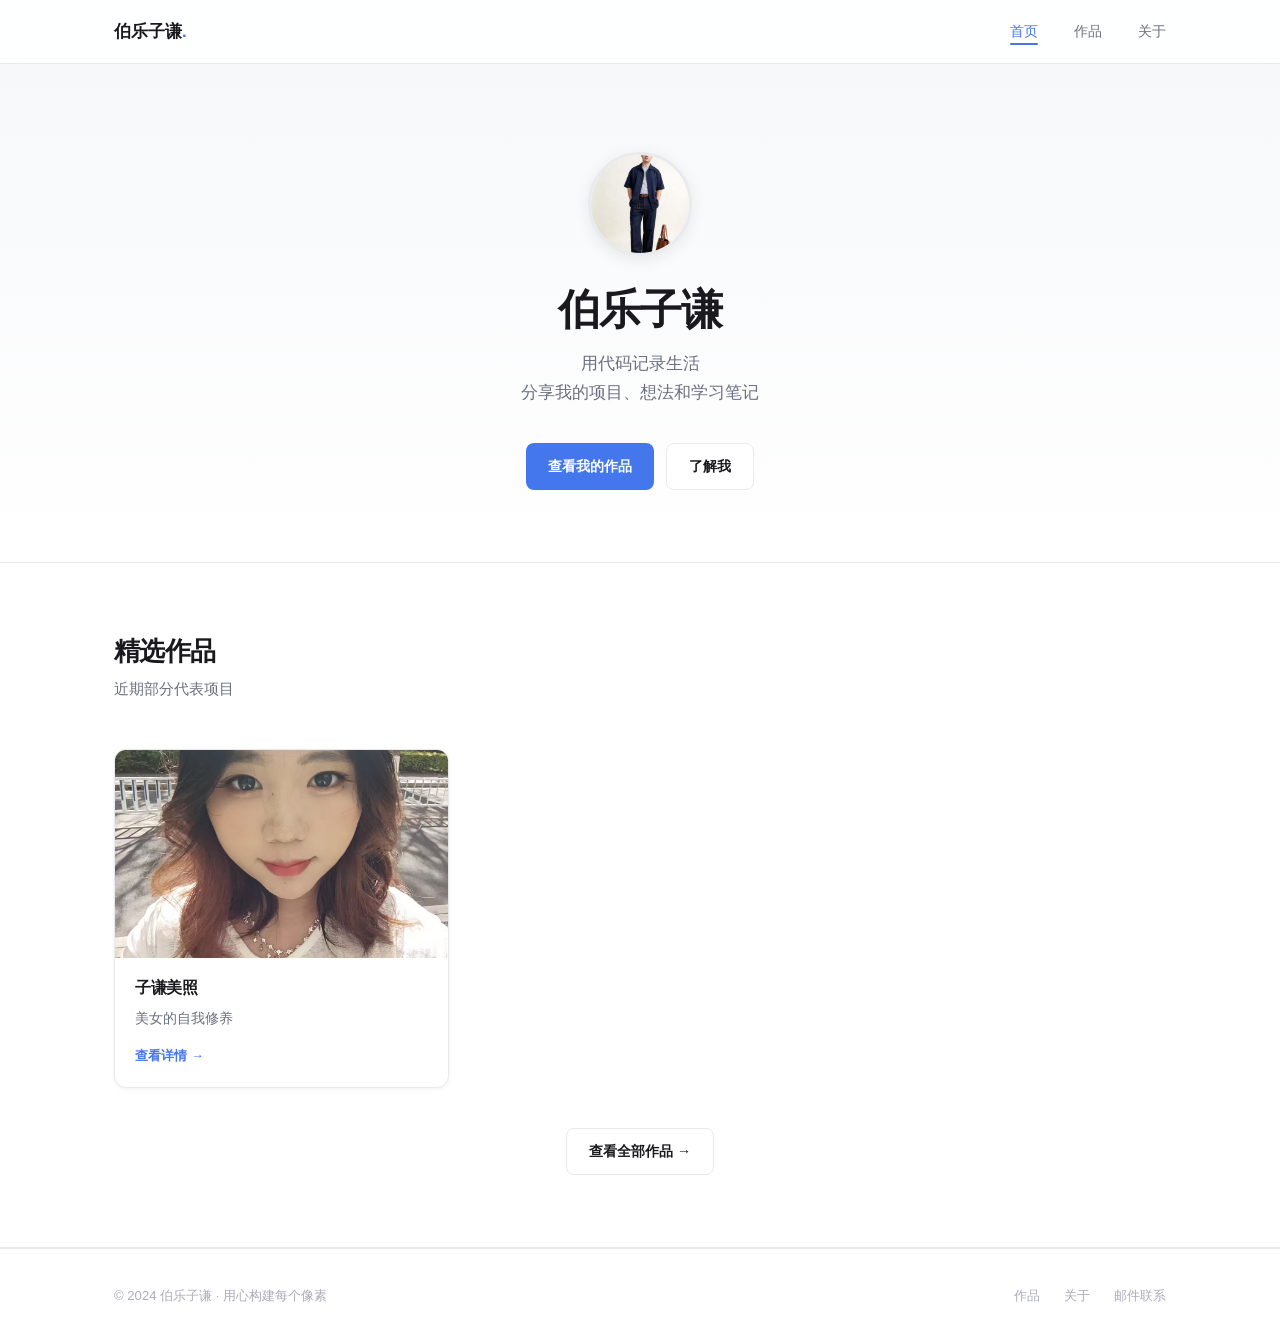
<file: index.html>
<!DOCTYPE html>
<html lang="zh-CN">
<head>
  <meta charset="UTF-8" />
  <meta name="viewport" content="width=device-width, initial-scale=1.0" />
  <title>伯乐子谦 · 个人作品集</title>
  <link rel="stylesheet" href="css/style.css" />
</head>
<body>

  <!-- ===== Navigation ===== -->
  <header class="site-header">
    <nav class="nav container">
      <a href="index.html" class="nav-brand">伯乐子谦<span class="accent">.</span></a>
      <button class="nav-toggle" aria-label="切换导航菜单">
        <span></span><span></span><span></span>
      </button>
      <ul class="nav-links">
        <li><a href="index.html">首页</a></li>
        <li><a href="projects.html">作品</a></li>
        <li><a href="about.html">关于</a></li>
      </ul>
    </nav>
  </header>

  <!-- ===== Hero ===== -->
  <section class="hero">
    <div class="container">
      <img
        class="hero-avatar"
        src="images/avatar.jpg"
        alt="头像"
      />
      <h1 class="hero-name">伯乐子谦</h1>
      <p class="hero-tagline">
        用代码记录生活<br/>
        分享我的项目、想法和学习笔记
      </p>
      <div class="hero-actions">
        <a href="projects.html" class="btn btn-primary">查看我的作品</a>
        <a href="about.html" class="btn btn-secondary">了解我</a>
      </div>
    </div>
  </section>

  <!-- ===== Featured Projects ===== -->
  <section class="featured-section section">
    <div class="container">
      <div class="section-header">
        <h2 class="section-title">精选作品</h2>
        <p class="section-subtitle">近期部分代表项目</p>
      </div>

      <div class="projects-grid">

        <!-- Card 1 -->
        <article class="project-card fade-up">
          <img
            class="card-image"
            src="images/ziqian-1.jpg"
            alt="子谦美照"
          />
          <div class="card-body">
            <h3 class="card-title">子谦美照</h3>
            <p class="card-desc">
              美女的自我修养
            </p>
            <div class="card-footer">
              <a href="project-detail.html" class="card-link">查看详情 →</a>
            </div>
          </div>
        </article>

      </div>

      <div class="section-cta">
        <a href="projects.html" class="btn btn-secondary">查看全部作品 →</a>
      </div>
    </div>
  </section>

  <!-- ===== Footer ===== -->
  <footer class="site-footer">
    <div class="container">
      <div class="footer-inner">
        <span class="footer-copy">© 2024 伯乐子谦 · 用心构建每个像素</span>
        <div class="footer-links">
          <a href="projects.html">作品</a>
          <a href="about.html">关于</a>
          <a href="mailto:hello@example.com">邮件联系</a>
        </div>
      </div>
    </div>
  </footer>

  <script src="js/main.js"></script>
</body>
</html>
</file>
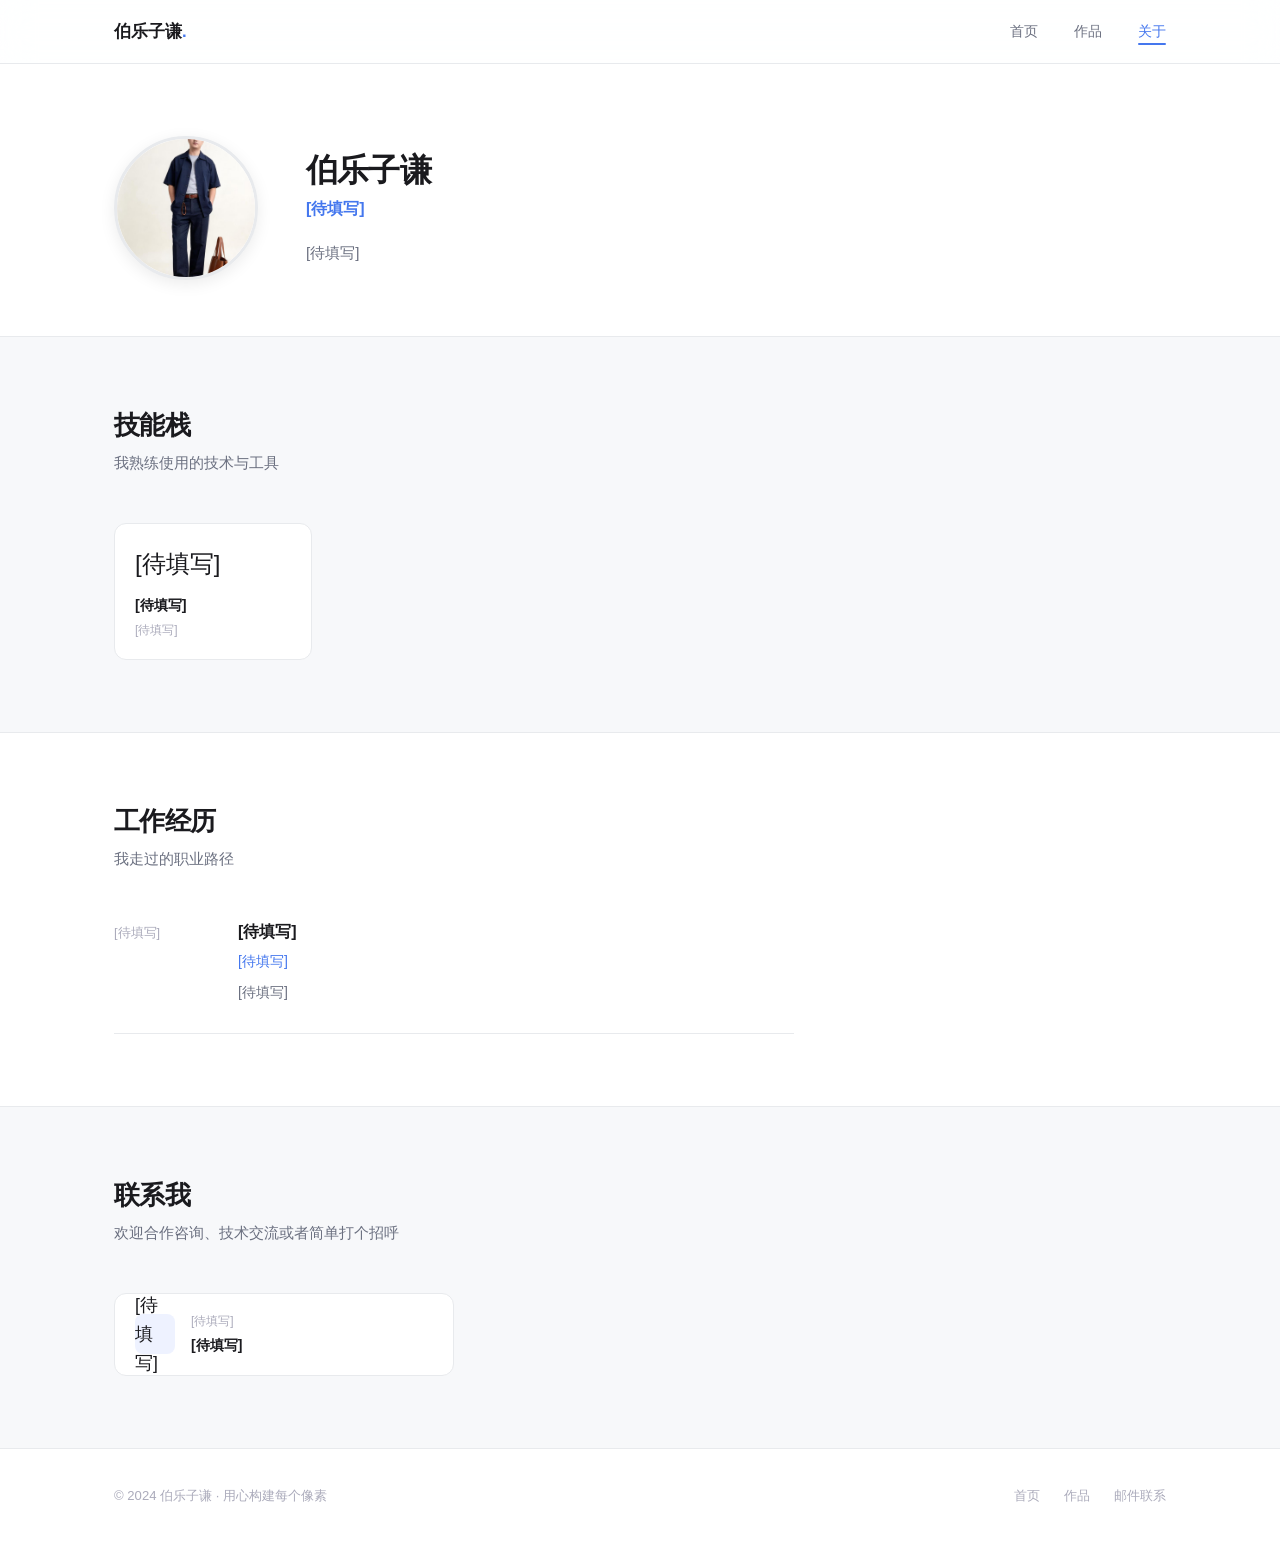
<file: about.html>
<!DOCTYPE html>
<html lang="zh-CN">
<head>
  <meta charset="UTF-8" />
  <meta name="viewport" content="width=device-width, initial-scale=1.0" />
  <title>关于我 · 伯乐子谦</title>
  <link rel="stylesheet" href="css/style.css" />
</head>
<body>

  <!-- ===== Navigation ===== -->
  <header class="site-header">
    <nav class="nav container">
      <a href="index.html" class="nav-brand">伯乐子谦<span class="accent">.</span></a>
      <button class="nav-toggle" aria-label="切换导航菜单">
        <span></span><span></span><span></span>
      </button>
      <ul class="nav-links">
        <li><a href="index.html">首页</a></li>
        <li><a href="projects.html">作品</a></li>
        <li><a href="about.html">关于</a></li>
      </ul>
    </nav>
  </header>

  <!-- ===== About Hero ===== -->
  <section style="border-bottom: 1px solid var(--border); background: var(--surface);">
    <div class="container">
      <div class="about-hero">
        <img
          class="about-avatar"
          src="images/avatar.jpg"
          alt="伯乐子谦的头像"
        />
        <div>
          <h1 class="about-name">伯乐子谦</h1>
          <p class="about-role">[待填写]</p>
          <p class="about-bio">
            [待填写]
          </p>
        </div>
      </div>
    </div>
  </section>

  <!-- ===== Skills ===== -->
  <section class="section">
    <div class="container">
      <div class="section-header">
        <h2 class="section-title">技能栈</h2>
        <p class="section-subtitle">我熟练使用的技术与工具</p>
      </div>

      <div class="skills-grid">

        <div class="skill-card fade-up">
          <div class="skill-icon">[待填写]</div>
          <div class="skill-name">[待填写]</div>
          <div class="skill-level">[待填写]</div>
        </div>

      </div>
    </div>
  </section>

  <!-- ===== Experience ===== -->
  <section class="section" style="background: var(--surface); border-top: 1px solid var(--border); border-bottom: 1px solid var(--border);">
    <div class="container">
      <div class="section-header">
        <h2 class="section-title">工作经历</h2>
        <p class="section-subtitle">我走过的职业路径</p>
      </div>

      <div style="display: flex; flex-direction: column; gap: 28px; max-width: 680px;">

        <div class="fade-up" style="display: grid; grid-template-columns: 100px 1fr; gap: 24px; padding-bottom: 28px; border-bottom: 1px solid var(--border);">
          <div style="font-size: 0.8rem; color: var(--text-muted); padding-top: 3px;">[待填写]</div>
          <div>
            <div style="font-weight: 650; margin-bottom: 4px;">[待填写]</div>
            <div style="font-size: 0.88rem; color: var(--accent); margin-bottom: 8px; font-weight: 500;">[待填写]</div>
            <p style="font-size: 0.88rem; color: var(--text-secondary); line-height: 1.7;">
              [待填写]
            </p>
          </div>
        </div>

      </div>
    </div>
  </section>

  <!-- ===== Contact ===== -->
  <section class="section">
    <div class="container">
      <div class="section-header">
        <h2 class="section-title">联系我</h2>
        <p class="section-subtitle">欢迎合作咨询、技术交流或者简单打个招呼</p>
      </div>

      <div class="contact-grid">

        <a href="#" class="contact-card fade-up">
          <div class="contact-icon">[待填写]</div>
          <div>
            <div class="contact-label">[待填写]</div>
            <div class="contact-value">[待填写]</div>
          </div>
        </a>

      </div>
    </div>
  </section>

  <!-- ===== Footer ===== -->
  <footer class="site-footer">
    <div class="container">
      <div class="footer-inner">
        <span class="footer-copy">© 2024 伯乐子谦 · 用心构建每个像素</span>
        <div class="footer-links">
          <a href="index.html">首页</a>
          <a href="projects.html">作品</a>
          <a href="mailto:hello@example.com">邮件联系</a>
        </div>
      </div>
    </div>
  </footer>

  <script src="js/main.js"></script>
</body>
</html>
</file>
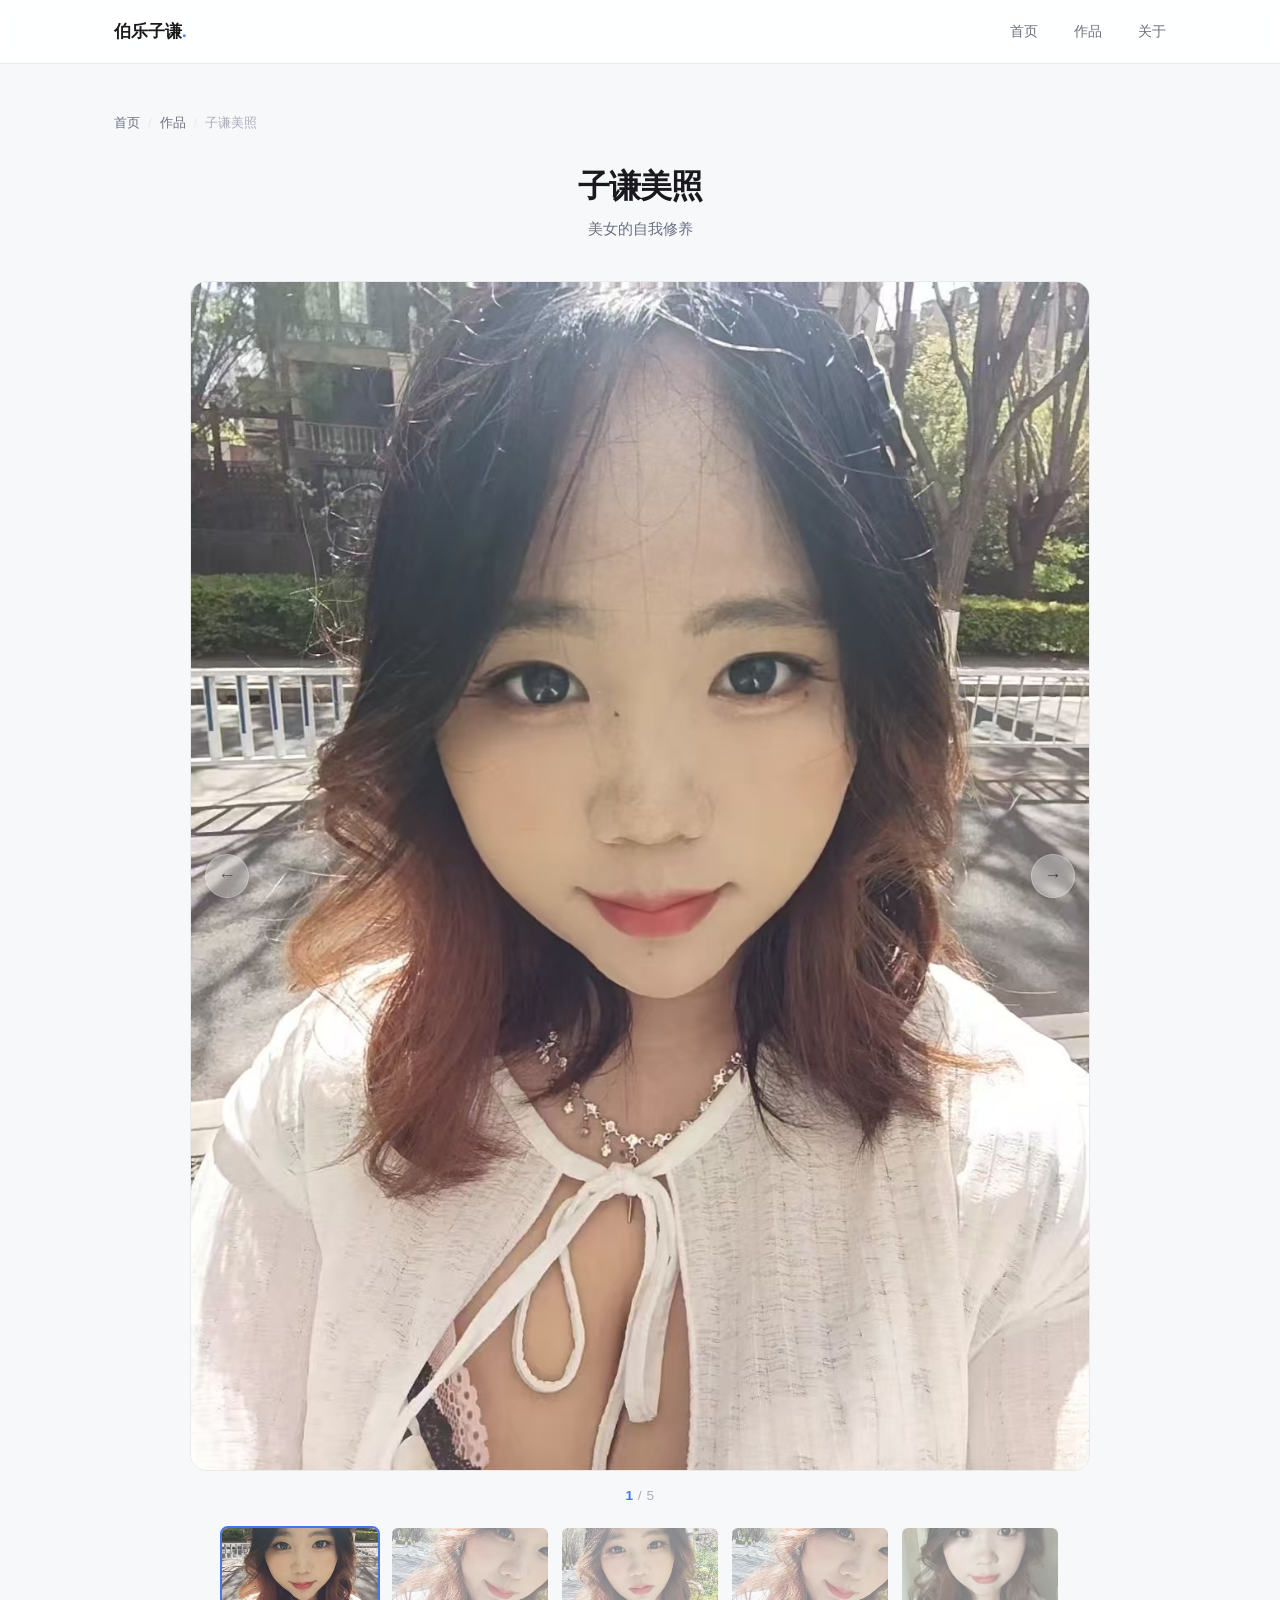
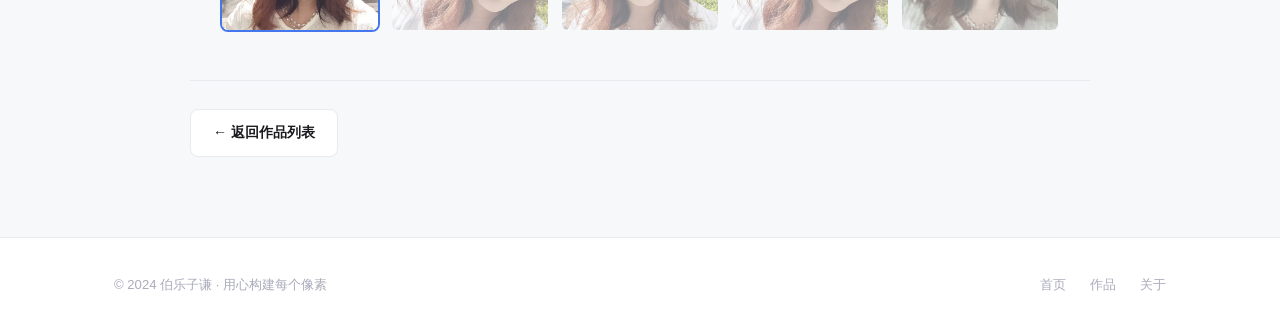
<file: project-detail.html>
<!DOCTYPE html>
<html lang="zh-CN">
<head>
  <meta charset="UTF-8" />
  <meta name="viewport" content="width=device-width, initial-scale=1.0" />
  <title>子谦美照 · 伯乐子谦</title>
  <link rel="stylesheet" href="css/style.css" />
  <style>
    /* ===== Gallery Page ===== */
    .gallery-wrapper {
      padding: 48px 0 80px;
    }

    .gallery-header {
      text-align: center;
      margin-bottom: 40px;
    }

    .gallery-title {
      font-size: 2rem;
      font-weight: 800;
      color: var(--text-primary);
      margin-bottom: 10px;
    }

    .gallery-subtitle {
      font-size: 0.95rem;
      color: var(--text-secondary);
    }

    /* ===== Main Image Stage ===== */
    .gallery-stage {
      position: relative;
      max-width: 900px;
      margin: 0 auto;
    }

    .gallery-main-wrap {
      position: relative;
      width: 100%;
      background: #F0F0F3;
      border-radius: var(--radius-lg);
      border: 1px solid var(--border);
      overflow: hidden;
    }

    .gallery-main-img {
      width: 100%;
      height: auto;
      display: block;
      opacity: 1;
      transition: opacity 0.2s ease;
    }

    .gallery-main-img.fading {
      opacity: 0;
    }

    /* ===== Arrow Buttons ===== */
    .gallery-arrow {
      position: absolute;
      top: 50%;
      transform: translateY(-50%);
      width: 44px;
      height: 44px;
      border-radius: 50%;
      background: rgba(255, 255, 255, 0.55);
      backdrop-filter: blur(6px);
      -webkit-backdrop-filter: blur(6px);
      border: 1px solid rgba(255, 255, 255, 0.7);
      box-shadow: 0 2px 8px rgba(0,0,0,0.18);
      display: flex;
      align-items: center;
      justify-content: center;
      cursor: pointer;
      z-index: 10;
      transition: background 0.2s ease, transform 0.2s ease, opacity 0.2s ease;
      opacity: 0.55;
      font-size: 1.1rem;
      color: var(--text-primary);
    }

    .gallery-arrow:hover {
      background: rgba(255, 255, 255, 0.92);
      opacity: 1;
      transform: translateY(-50%) scale(1.08);
    }

    .gallery-arrow-prev { left: 14px; }
    .gallery-arrow-next { right: 14px; }

    /* ===== Counter ===== */
    .gallery-counter {
      text-align: center;
      margin-top: 14px;
      font-size: 0.85rem;
      color: var(--text-muted);
      font-variant-numeric: tabular-nums;
      letter-spacing: 0.04em;
    }

    .gallery-counter .current {
      color: var(--accent);
      font-weight: 700;
    }

    /* ===== Thumbnails ===== */
    .gallery-thumbs {
      display: flex;
      justify-content: center;
      gap: 10px;
      margin-top: 18px;
      flex-wrap: nowrap;
    }

    .gallery-thumb {
      width: calc((900px - 4 * 10px) / 5);
      max-width: 160px;
      min-width: 52px;
      aspect-ratio: 3 / 2;
      object-fit: cover;
      border-radius: var(--radius-sm);
      border: 2px solid transparent;
      cursor: pointer;
      opacity: 0.5;
      transition: opacity 0.2s ease, border-color 0.2s ease, transform 0.2s ease;
      display: block;
      flex: 1 1 0;
    }

    .gallery-thumb:hover {
      opacity: 0.85;
      transform: translateY(-2px);
    }

    .gallery-thumb.active {
      border-color: var(--accent);
      opacity: 1;
    }

    /* ===== Back Nav ===== */
    .gallery-nav {
      max-width: 900px;
      margin: 48px auto 0;
      padding-top: 28px;
      border-top: 1px solid var(--border);
    }

    /* ===== Responsive ===== */
    @media (max-width: 768px) {
      .gallery-title { font-size: 1.55rem; }

      .gallery-arrow {
        width: 36px;
        height: 36px;
        font-size: 0.9rem;
      }

      .gallery-arrow-prev { left: 8px; }
      .gallery-arrow-next { right: 8px; }

      .gallery-thumbs { gap: 6px; }

      .gallery-thumb {
        border-radius: 6px;
      }
    }
  </style>
</head>
<body>

  <!-- ===== Navigation ===== -->
  <header class="site-header">
    <nav class="nav container">
      <a href="index.html" class="nav-brand">伯乐子谦<span class="accent">.</span></a>
      <button class="nav-toggle" aria-label="切换导航菜单">
        <span></span><span></span><span></span>
      </button>
      <ul class="nav-links">
        <li><a href="index.html">首页</a></li>
        <li><a href="projects.html">作品</a></li>
        <li><a href="about.html">关于</a></li>
      </ul>
    </nav>
  </header>

  <!-- ===== Gallery Content ===== -->
  <main class="gallery-wrapper">
    <div class="container">

      <!-- Breadcrumb -->
      <nav class="breadcrumb" aria-label="面包屑导航">
        <a href="index.html">首页</a>
        <span class="breadcrumb-sep">/</span>
        <a href="projects.html">作品</a>
        <span class="breadcrumb-sep">/</span>
        <span>子谦美照</span>
      </nav>

      <!-- Gallery Title -->
      <div class="gallery-header">
        <h1 class="gallery-title">子谦美照</h1>
        <p class="gallery-subtitle">美女的自我修养</p>
      </div>

      <!-- Main Stage -->
      <div class="gallery-stage">

        <!-- Large Image -->
        <div class="gallery-main-wrap">
          <img
            id="galleryMain"
            class="gallery-main-img"
            src=""
            alt="当前图片"
          />
          <!-- Left Arrow -->
          <button class="gallery-arrow gallery-arrow-prev" id="btnPrev" aria-label="上一张">&#8592;</button>
          <!-- Right Arrow -->
          <button class="gallery-arrow gallery-arrow-next" id="btnNext" aria-label="下一张">&#8594;</button>
        </div>

        <!-- Counter -->
        <p class="gallery-counter">
          <span class="current" id="counterCurrent">1</span>
          <span> / </span>
          <span id="counterTotal">5</span>
        </p>

        <!-- Thumbnails -->
        <div class="gallery-thumbs" id="galleryThumbs"></div>

      </div>

      <!-- Back Navigation -->
      <div class="gallery-nav">
        <a href="projects.html" class="btn btn-secondary">← 返回作品列表</a>
      </div>

    </div>
  </main>

  <!-- ===== Footer ===== -->
  <footer class="site-footer">
    <div class="container">
      <div class="footer-inner">
        <span class="footer-copy">© 2024 伯乐子谦 · 用心构建每个像素</span>
        <div class="footer-links">
          <a href="index.html">首页</a>
          <a href="projects.html">作品</a>
          <a href="about.html">关于</a>
        </div>
      </div>
    </div>
  </footer>

  <script src="js/main.js"></script>
  <script>
    const images = [
      "images/ziqian-1.jpg",
      "images/ziqian-2.jpg",
      "images/ziqian-3.jpg",
      "images/ziqian-4.jpg",
      "images/ziqian-5.jpg",
    ];

    /* ---- Placeholder URLs (replace images array entries when real files are ready) ---- */
    const placeholders = images.map((_, i) =>
      `https://placehold.co/1200x800/FFE0E8/D14D7E?text=ziqian-${i + 1}`
    );

    /* Use placeholders if the real file doesn't load yet */
    const getSrc = (i) => {
      const real = images[i];
      /* We'll try real path; onerror will swap to placeholder */
      return real;
    };

    let current = 0;
    const total = images.length;

    const mainImg   = document.getElementById("galleryMain");
    const thumbWrap = document.getElementById("galleryThumbs");
    const btnPrev   = document.getElementById("btnPrev");
    const btnNext   = document.getElementById("btnNext");
    const counterCurrent = document.getElementById("counterCurrent");
    const counterTotal   = document.getElementById("counterTotal");

    counterTotal.textContent = total;

    /* ---- Build thumbnails ---- */
    images.forEach((_, i) => {
      const img = document.createElement("img");
      img.className = "gallery-thumb";
      img.src = getSrc(i);
      img.alt = `缩略图 ${i + 1}`;
      img.addEventListener("error", () => { img.src = placeholders[i]; });
      img.addEventListener("click", () => goTo(i));
      thumbWrap.appendChild(img);
    });

    const thumbs = thumbWrap.querySelectorAll(".gallery-thumb");

    /* ---- Navigate ---- */
    function goTo(index) {
      /* Fade out */
      mainImg.classList.add("fading");

      setTimeout(() => {
        current = (index + total) % total;

        /* Update main image */
        mainImg.src = getSrc(current);
        mainImg.alt = `子谦美照 ${current + 1}`;
        mainImg.onerror = () => { mainImg.src = placeholders[current]; };

        /* Update counter */
        counterCurrent.textContent = current + 1;

        /* Update thumbnails */
        thumbs.forEach((t, i) => t.classList.toggle("active", i === current));

        /* Fade in */
        mainImg.classList.remove("fading");
      }, 200);
    }

    /* ---- Initial render ---- */
    goTo(0);

    /* ---- Arrow buttons ---- */
    btnPrev.addEventListener("click", () => goTo(current - 1));
    btnNext.addEventListener("click", () => goTo(current + 1));

    /* ---- Keyboard ---- */
    document.addEventListener("keydown", (e) => {
      if (e.key === "ArrowLeft")  goTo(current - 1);
      if (e.key === "ArrowRight") goTo(current + 1);
    });

    /* ---- Touch swipe ---- */
    let touchStartX = 0;
    const stage = document.querySelector(".gallery-main-wrap");

    stage.addEventListener("touchstart", (e) => {
      touchStartX = e.touches[0].clientX;
    }, { passive: true });

    stage.addEventListener("touchend", (e) => {
      const dx = e.changedTouches[0].clientX - touchStartX;
      if (Math.abs(dx) < 40) return; /* ignore tiny taps */
      if (dx < 0) goTo(current + 1); /* swipe left → next */
      else         goTo(current - 1); /* swipe right → prev */
    }, { passive: true });
  </script>
</body>
</html>
</file>
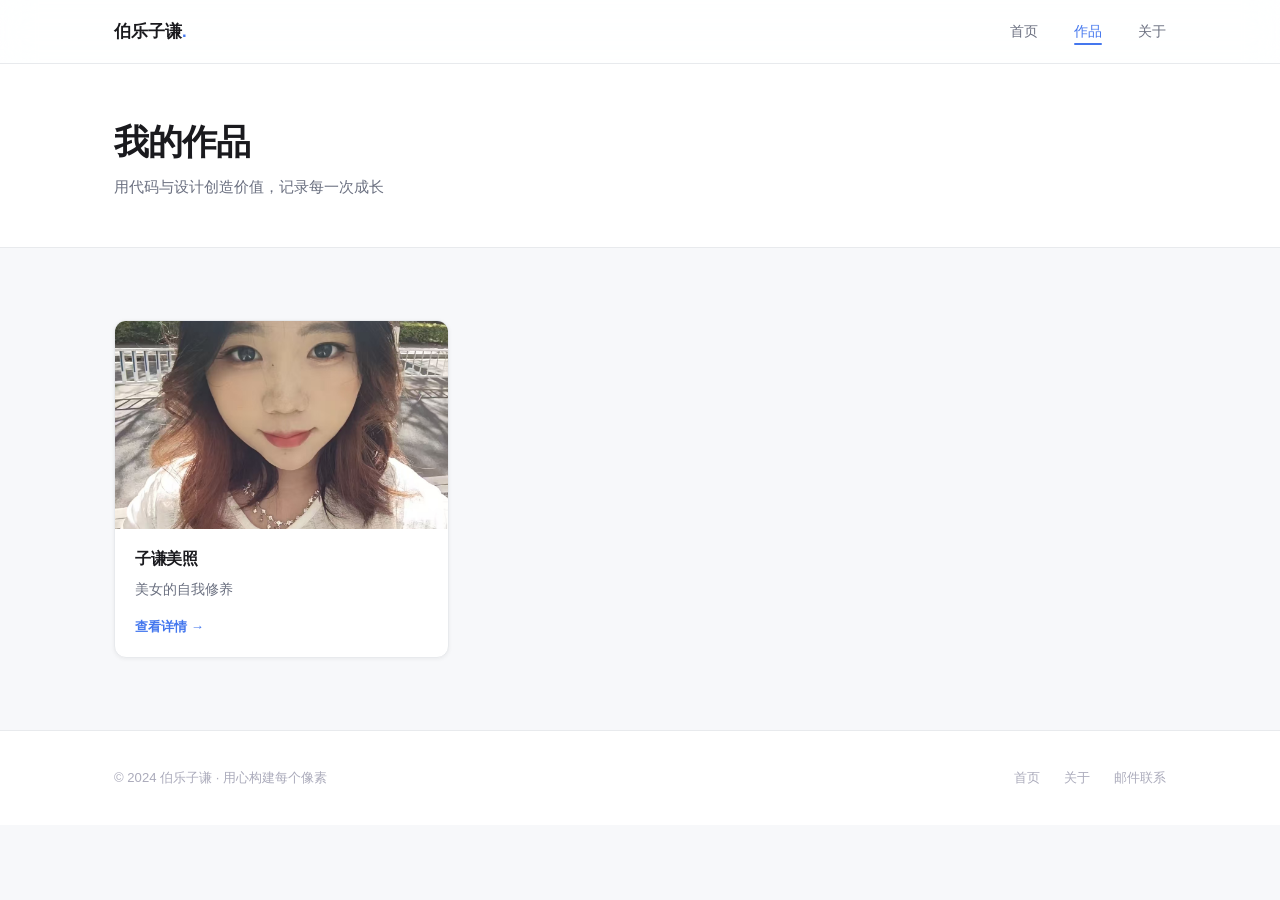
<file: projects.html>
<!DOCTYPE html>
<html lang="zh-CN">
<head>
  <meta charset="UTF-8" />
  <meta name="viewport" content="width=device-width, initial-scale=1.0" />
  <title>作品集 · 伯乐子谦</title>
  <link rel="stylesheet" href="css/style.css" />
</head>
<body>

  <!-- ===== Navigation ===== -->
  <header class="site-header">
    <nav class="nav container">
      <a href="index.html" class="nav-brand">伯乐子谦<span class="accent">.</span></a>
      <button class="nav-toggle" aria-label="切换导航菜单">
        <span></span><span></span><span></span>
      </button>
      <ul class="nav-links">
        <li><a href="index.html">首页</a></li>
        <li><a href="projects.html">作品</a></li>
        <li><a href="about.html">关于</a></li>
      </ul>
    </nav>
  </header>

  <!-- ===== Page Header ===== -->
  <section class="page-hero">
    <div class="container">
      <h1 class="page-hero-title">我的作品</h1>
      <p class="page-hero-sub">用代码与设计创造价值，记录每一次成长</p>
    </div>
  </section>

  <!-- ===== All Projects ===== -->
  <main class="section">
    <div class="container">
      <div class="projects-grid">

        <!-- Project 1 -->
        <article class="project-card fade-up">
          <img
            class="card-image"
            src="images/ziqian-1.jpg"
            alt="子谦美照"
          />
          <div class="card-body">
            <h3 class="card-title">子谦美照</h3>
            <p class="card-desc">
              美女的自我修养
            </p>
            <div class="card-footer">
              <a href="project-detail.html" class="card-link">查看详情 →</a>
            </div>
          </div>
        </article>

      </div>
    </div>
  </main>

  <!-- ===== Footer ===== -->
  <footer class="site-footer">
    <div class="container">
      <div class="footer-inner">
        <span class="footer-copy">© 2024 伯乐子谦 · 用心构建每个像素</span>
        <div class="footer-links">
          <a href="index.html">首页</a>
          <a href="about.html">关于</a>
          <a href="mailto:hello@example.com">邮件联系</a>
        </div>
      </div>
    </div>
  </footer>

  <script src="js/main.js"></script>
</body>
</html>
</file>
<file: css/style.css>
/* ================================================
   Variables
   ================================================ */
:root {
  --bg: #F7F8FA;
  --surface: #FFFFFF;
  --text-primary: #1A1A1E;
  --text-secondary: #6B7080;
  --text-muted: #ABABBB;
  --border: #E8EAED;
  --accent: #4477EE;
  --accent-hover: #3363DD;
  --accent-light: #EEF2FF;
  --shadow-sm: 0 1px 4px rgba(0, 0, 0, 0.06);
  --shadow-md: 0 4px 16px rgba(0, 0, 0, 0.08);
  --shadow-lg: 0 8px 32px rgba(0, 0, 0, 0.12);
  --radius-sm: 8px;
  --radius-md: 12px;
  --radius-lg: 16px;
  --nav-height: 64px;
  --max-width: 1100px;
  --font: -apple-system, BlinkMacSystemFont, "SF Pro Text", "Segoe UI",
    "PingFang SC", "Hiragino Sans GB", "Microsoft YaHei", sans-serif;
  --transition: 0.22s ease;
}

/* ================================================
   Reset & Base
   ================================================ */
*, *::before, *::after {
  box-sizing: border-box;
  margin: 0;
  padding: 0;
}

html { scroll-behavior: smooth; }

body {
  font-family: var(--font);
  background: var(--bg);
  color: var(--text-primary);
  line-height: 1.65;
  -webkit-font-smoothing: antialiased;
  -moz-osx-font-smoothing: grayscale;
}

a { color: inherit; text-decoration: none; }
img { display: block; max-width: 100%; }
ul { list-style: none; }
button { cursor: pointer; border: none; background: none; font: inherit; }
h1, h2, h3 { letter-spacing: -0.025em; line-height: 1.25; }

/* ================================================
   Layout
   ================================================ */
.container {
  max-width: var(--max-width);
  margin: 0 auto;
  padding: 0 24px;
}

.section {
  padding: 72px 0;
}

.section-header {
  margin-bottom: 48px;
}

.section-title {
  font-size: 1.65rem;
  font-weight: 750;
  color: var(--text-primary);
  margin-bottom: 8px;
}

.section-subtitle {
  font-size: 0.95rem;
  color: var(--text-secondary);
}

/* ================================================
   Navigation
   ================================================ */
.site-header {
  position: sticky;
  top: 0;
  z-index: 200;
  height: var(--nav-height);
  background: rgba(255, 255, 255, 0.88);
  backdrop-filter: blur(16px);
  -webkit-backdrop-filter: blur(16px);
  border-bottom: 1px solid var(--border);
}

.nav {
  height: 100%;
  display: flex;
  align-items: center;
  justify-content: space-between;
  position: relative;
}

.nav-brand {
  font-size: 1.05rem;
  font-weight: 700;
  color: var(--text-primary);
}

.nav-brand .accent { color: var(--accent); }

.nav-links {
  display: flex;
  align-items: center;
  gap: 36px;
}

.nav-links a {
  font-size: 0.88rem;
  font-weight: 500;
  color: var(--text-secondary);
  transition: color var(--transition);
  position: relative;
  padding-bottom: 2px;
}

.nav-links a::after {
  content: '';
  position: absolute;
  bottom: -4px;
  left: 0;
  width: 0;
  height: 2px;
  background: var(--accent);
  border-radius: 2px;
  transition: width 0.22s ease;
}

.nav-links a:hover { color: var(--accent); }
.nav-links a.active { color: var(--accent); }
.nav-links a.active::after { width: 100%; }

/* Hamburger */
.nav-toggle {
  display: none;
  flex-direction: column;
  gap: 5px;
  padding: 6px 4px;
}

.nav-toggle span {
  display: block;
  width: 22px;
  height: 2px;
  background: var(--text-primary);
  border-radius: 2px;
  transition: transform 0.25s ease, opacity 0.25s ease;
  transform-origin: center;
}

.nav-toggle.open span:nth-child(1) { transform: translateY(7px) rotate(45deg); }
.nav-toggle.open span:nth-child(2) { opacity: 0; transform: scaleX(0); }
.nav-toggle.open span:nth-child(3) { transform: translateY(-7px) rotate(-45deg); }

/* ================================================
   Buttons
   ================================================ */
.btn {
  display: inline-flex;
  align-items: center;
  gap: 8px;
  padding: 11px 22px;
  border-radius: var(--radius-sm);
  font-size: 0.88rem;
  font-weight: 600;
  transition: all var(--transition);
  white-space: nowrap;
}

.btn-primary {
  background: var(--accent);
  color: #fff;
}

.btn-primary:hover {
  background: var(--accent-hover);
  transform: translateY(-1px);
  box-shadow: 0 4px 12px rgba(68, 119, 238, 0.35);
}

.btn-secondary {
  border: 1.5px solid var(--border);
  color: var(--text-primary);
  background: var(--surface);
}

.btn-secondary:hover {
  border-color: var(--accent);
  color: var(--accent);
  transform: translateY(-1px);
}

.btn-outline {
  border: 1.5px solid var(--accent);
  color: var(--accent);
  background: transparent;
  width: 100%;
  justify-content: center;
}

.btn-outline:hover {
  background: var(--accent-light);
}

/* ================================================
   Tags
   ================================================ */
.tags {
  display: flex;
  flex-wrap: wrap;
  gap: 6px;
}

.tag {
  font-size: 0.72rem;
  font-weight: 600;
  padding: 4px 10px;
  border-radius: 20px;
  background: var(--accent-light);
  color: var(--accent);
  letter-spacing: 0.01em;
}

.tag-gray {
  background: #F0F0F3;
  color: var(--text-secondary);
}

/* ================================================
   Project Cards (shared)
   ================================================ */
.projects-grid {
  display: grid;
  grid-template-columns: repeat(auto-fill, minmax(300px, 1fr));
  gap: 24px;
}

.project-card {
  background: var(--surface);
  border-radius: var(--radius-md);
  overflow: hidden;
  border: 1px solid var(--border);
  box-shadow: var(--shadow-sm);
  transition: transform var(--transition), box-shadow var(--transition);
  display: flex;
  flex-direction: column;
}

.project-card:hover {
  transform: translateY(-5px);
  box-shadow: var(--shadow-lg);
}

.card-image {
  width: 100%;
  aspect-ratio: 16 / 10;
  object-fit: cover;
  background: #F0F4FF;
}

.card-body {
  padding: 20px;
  flex: 1;
  display: flex;
  flex-direction: column;
  gap: 10px;
}

.card-title {
  font-size: 1rem;
  font-weight: 650;
  color: var(--text-primary);
}

.card-desc {
  font-size: 0.855rem;
  color: var(--text-secondary);
  line-height: 1.65;
  flex: 1;
}

.card-footer {
  display: flex;
  align-items: center;
  justify-content: space-between;
  margin-top: 4px;
}

.card-link {
  font-size: 0.82rem;
  font-weight: 600;
  color: var(--accent);
  display: flex;
  align-items: center;
  gap: 4px;
  transition: gap var(--transition);
}

.card-link:hover { gap: 8px; }

/* ================================================
   Hero (index.html)
   ================================================ */
.hero {
  padding: 88px 0 72px;
  text-align: center;
  background: linear-gradient(180deg, #F7F8FA 0%, #FFFFFF 100%);
}

.hero-avatar {
  width: 104px;
  height: 104px;
  border-radius: 50%;
  margin: 0 auto 28px;
  object-fit: cover;
  border: 3px solid var(--border);
  box-shadow: var(--shadow-md);
}

.hero-name {
  font-size: 2.6rem;
  font-weight: 800;
  margin-bottom: 14px;
  color: var(--text-primary);
}

.hero-tagline {
  font-size: 1.05rem;
  color: var(--text-secondary);
  max-width: 460px;
  margin: 0 auto 36px;
  line-height: 1.7;
}

.hero-actions {
  display: flex;
  gap: 12px;
  justify-content: center;
  flex-wrap: wrap;
}

/* ================================================
   Featured Projects (index.html)
   ================================================ */
.featured-section {
  background: var(--surface);
  border-top: 1px solid var(--border);
  border-bottom: 1px solid var(--border);
}

.section-cta {
  margin-top: 40px;
  text-align: center;
}

/* ================================================
   Page Header (projects.html)
   ================================================ */
.page-hero {
  padding: 56px 0 48px;
  border-bottom: 1px solid var(--border);
  background: var(--surface);
}

.page-hero-title {
  font-size: 2.2rem;
  font-weight: 800;
  margin-bottom: 10px;
}

.page-hero-sub {
  font-size: 0.95rem;
  color: var(--text-secondary);
}

/* ================================================
   Project Detail (project-detail.html)
   ================================================ */
.detail-wrapper {
  padding: 48px 0 80px;
}

.breadcrumb {
  display: flex;
  align-items: center;
  gap: 8px;
  font-size: 0.82rem;
  color: var(--text-muted);
  margin-bottom: 32px;
}

.breadcrumb a { color: var(--text-secondary); }
.breadcrumb a:hover { color: var(--accent); }
.breadcrumb-sep { color: var(--border); }

.detail-hero-img {
  width: 100%;
  max-height: 480px;
  object-fit: cover;
  border-radius: var(--radius-lg);
  border: 1px solid var(--border);
  margin-bottom: 40px;
}

.detail-layout {
  display: grid;
  grid-template-columns: 1fr 280px;
  gap: 48px;
  align-items: start;
}

.detail-title {
  font-size: 2rem;
  font-weight: 800;
  margin-bottom: 12px;
}

.detail-tags {
  margin-bottom: 24px;
}

.detail-desc {
  font-size: 0.95rem;
  color: var(--text-secondary);
  line-height: 1.85;
}

.detail-desc p + p { margin-top: 16px; }

.detail-desc h3 {
  font-size: 1.05rem;
  font-weight: 650;
  color: var(--text-primary);
  margin: 28px 0 10px;
}

.detail-desc ul {
  list-style: disc;
  padding-left: 20px;
  color: var(--text-secondary);
}

.detail-desc li { margin-bottom: 6px; }

/* Sidebar */
.detail-sidebar {
  position: sticky;
  top: calc(var(--nav-height) + 24px);
}

.sidebar-card {
  background: var(--surface);
  border: 1px solid var(--border);
  border-radius: var(--radius-md);
  padding: 24px;
}

.sidebar-label {
  font-size: 0.75rem;
  font-weight: 700;
  text-transform: uppercase;
  letter-spacing: 0.08em;
  color: var(--text-muted);
  margin-bottom: 12px;
}

.sidebar-value {
  font-size: 0.88rem;
  color: var(--text-secondary);
  margin-bottom: 20px;
}

.sidebar-links {
  display: flex;
  flex-direction: column;
  gap: 10px;
  margin-top: 8px;
}

/* Screenshots */
.screenshots-section {
  margin-top: 56px;
}

.screenshots-title {
  font-size: 1.2rem;
  font-weight: 700;
  margin-bottom: 20px;
}

.screenshots-grid {
  display: grid;
  grid-template-columns: repeat(auto-fill, minmax(280px, 1fr));
  gap: 16px;
}

.screenshot {
  width: 100%;
  border-radius: var(--radius-sm);
  border: 1px solid var(--border);
  box-shadow: var(--shadow-sm);
  transition: box-shadow var(--transition), transform var(--transition);
}

.screenshot:hover {
  box-shadow: var(--shadow-md);
  transform: scale(1.01);
}

/* ================================================
   About (about.html)
   ================================================ */
.about-hero {
  display: grid;
  grid-template-columns: auto 1fr;
  gap: 48px;
  align-items: center;
  padding: 72px 0 56px;
}

.about-avatar {
  width: 144px;
  height: 144px;
  border-radius: 50%;
  object-fit: cover;
  border: 3px solid var(--border);
  box-shadow: var(--shadow-md);
}

.about-name {
  font-size: 2rem;
  font-weight: 800;
  margin-bottom: 6px;
}

.about-role {
  font-size: 1rem;
  font-weight: 600;
  color: var(--accent);
  margin-bottom: 16px;
}

.about-bio {
  font-size: 0.95rem;
  color: var(--text-secondary);
  line-height: 1.8;
  max-width: 560px;
}

/* Skills */
.skills-grid {
  display: grid;
  grid-template-columns: repeat(auto-fill, minmax(180px, 1fr));
  gap: 16px;
}

.skill-card {
  background: var(--surface);
  border: 1px solid var(--border);
  border-radius: var(--radius-md);
  padding: 20px 20px 18px;
  transition: border-color var(--transition), transform var(--transition);
}

.skill-card:hover {
  border-color: var(--accent);
  transform: translateY(-2px);
}

.skill-icon {
  font-size: 1.5rem;
  margin-bottom: 10px;
}

.skill-name {
  font-size: 0.9rem;
  font-weight: 650;
  margin-bottom: 4px;
}

.skill-level {
  font-size: 0.75rem;
  color: var(--text-muted);
}

/* Contact */
.contact-grid {
  display: grid;
  grid-template-columns: repeat(auto-fill, minmax(260px, 1fr));
  gap: 16px;
}

.contact-card {
  display: flex;
  align-items: center;
  gap: 16px;
  padding: 18px 20px;
  background: var(--surface);
  border: 1px solid var(--border);
  border-radius: var(--radius-md);
  transition: border-color var(--transition), transform var(--transition);
}

.contact-card:hover {
  border-color: var(--accent);
  transform: translateX(4px);
}

.contact-icon {
  width: 40px;
  height: 40px;
  border-radius: var(--radius-sm);
  background: var(--accent-light);
  display: flex;
  align-items: center;
  justify-content: center;
  font-size: 1.1rem;
  flex-shrink: 0;
}

.contact-label {
  font-size: 0.75rem;
  color: var(--text-muted);
  margin-bottom: 2px;
}

.contact-value {
  font-size: 0.88rem;
  font-weight: 600;
  color: var(--text-primary);
}

/* ================================================
   Footer
   ================================================ */
.site-footer {
  background: var(--surface);
  border-top: 1px solid var(--border);
  padding: 36px 0;
  text-align: center;
}

.footer-inner {
  display: flex;
  align-items: center;
  justify-content: space-between;
  flex-wrap: wrap;
  gap: 16px;
}

.footer-copy {
  font-size: 0.82rem;
  color: var(--text-muted);
}

.footer-links {
  display: flex;
  gap: 24px;
}

.footer-links a {
  font-size: 0.82rem;
  color: var(--text-muted);
  transition: color var(--transition);
}

.footer-links a:hover { color: var(--accent); }

/* ================================================
   Scroll Fade-in Animation
   ================================================ */
.fade-up {
  opacity: 0;
  transform: translateY(24px);
  transition: opacity 0.55s ease, transform 0.55s ease;
}

.fade-up.visible {
  opacity: 1;
  transform: translateY(0);
}

/* ================================================
   Responsive
   ================================================ */

/* Tablet */
@media (max-width: 900px) {
  .detail-layout {
    grid-template-columns: 1fr;
  }

  .detail-sidebar {
    position: static;
  }

  .sidebar-card {
    display: grid;
    grid-template-columns: repeat(auto-fill, minmax(200px, 1fr));
    gap: 0 24px;
    align-items: start;
  }

  .about-hero {
    grid-template-columns: auto 1fr;
    gap: 32px;
  }

  .about-avatar {
    width: 110px;
    height: 110px;
  }
}

/* Mobile nav + large */
@media (max-width: 640px) {
  .nav-toggle { display: flex; }

  .nav-links {
    display: none;
    position: absolute;
    top: calc(var(--nav-height) - 1px);
    left: -24px;
    right: -24px;
    background: var(--surface);
    border-bottom: 1px solid var(--border);
    flex-direction: column;
    gap: 0;
    box-shadow: var(--shadow-md);
  }

  .nav-links.open { display: flex; }

  .nav-links li a {
    display: block;
    padding: 15px 24px;
    font-size: 0.95rem;
  }

  .nav-links a::after { display: none; }

  .hero { padding: 56px 0 48px; }
  .hero-name { font-size: 2rem; }
  .hero-tagline { font-size: 0.95rem; }

  .page-hero { padding: 40px 0 32px; }
  .page-hero-title { font-size: 1.7rem; }

  .section { padding: 52px 0; }
  .section-header { margin-bottom: 32px; }

  .about-hero {
    grid-template-columns: 1fr;
    text-align: center;
    padding: 48px 0 40px;
    justify-items: center;
  }

  .about-bio { margin: 0 auto; }

  .footer-inner { flex-direction: column; text-align: center; }
}

@media (max-width: 480px) {
  .projects-grid {
    grid-template-columns: 1fr;
  }

  .hero-name { font-size: 1.8rem; }

  .detail-title { font-size: 1.5rem; }

  .screenshots-grid {
    grid-template-columns: 1fr;
  }

  .contact-grid {
    grid-template-columns: 1fr;
  }

  .skills-grid {
    grid-template-columns: repeat(2, 1fr);
  }
}
</file>
